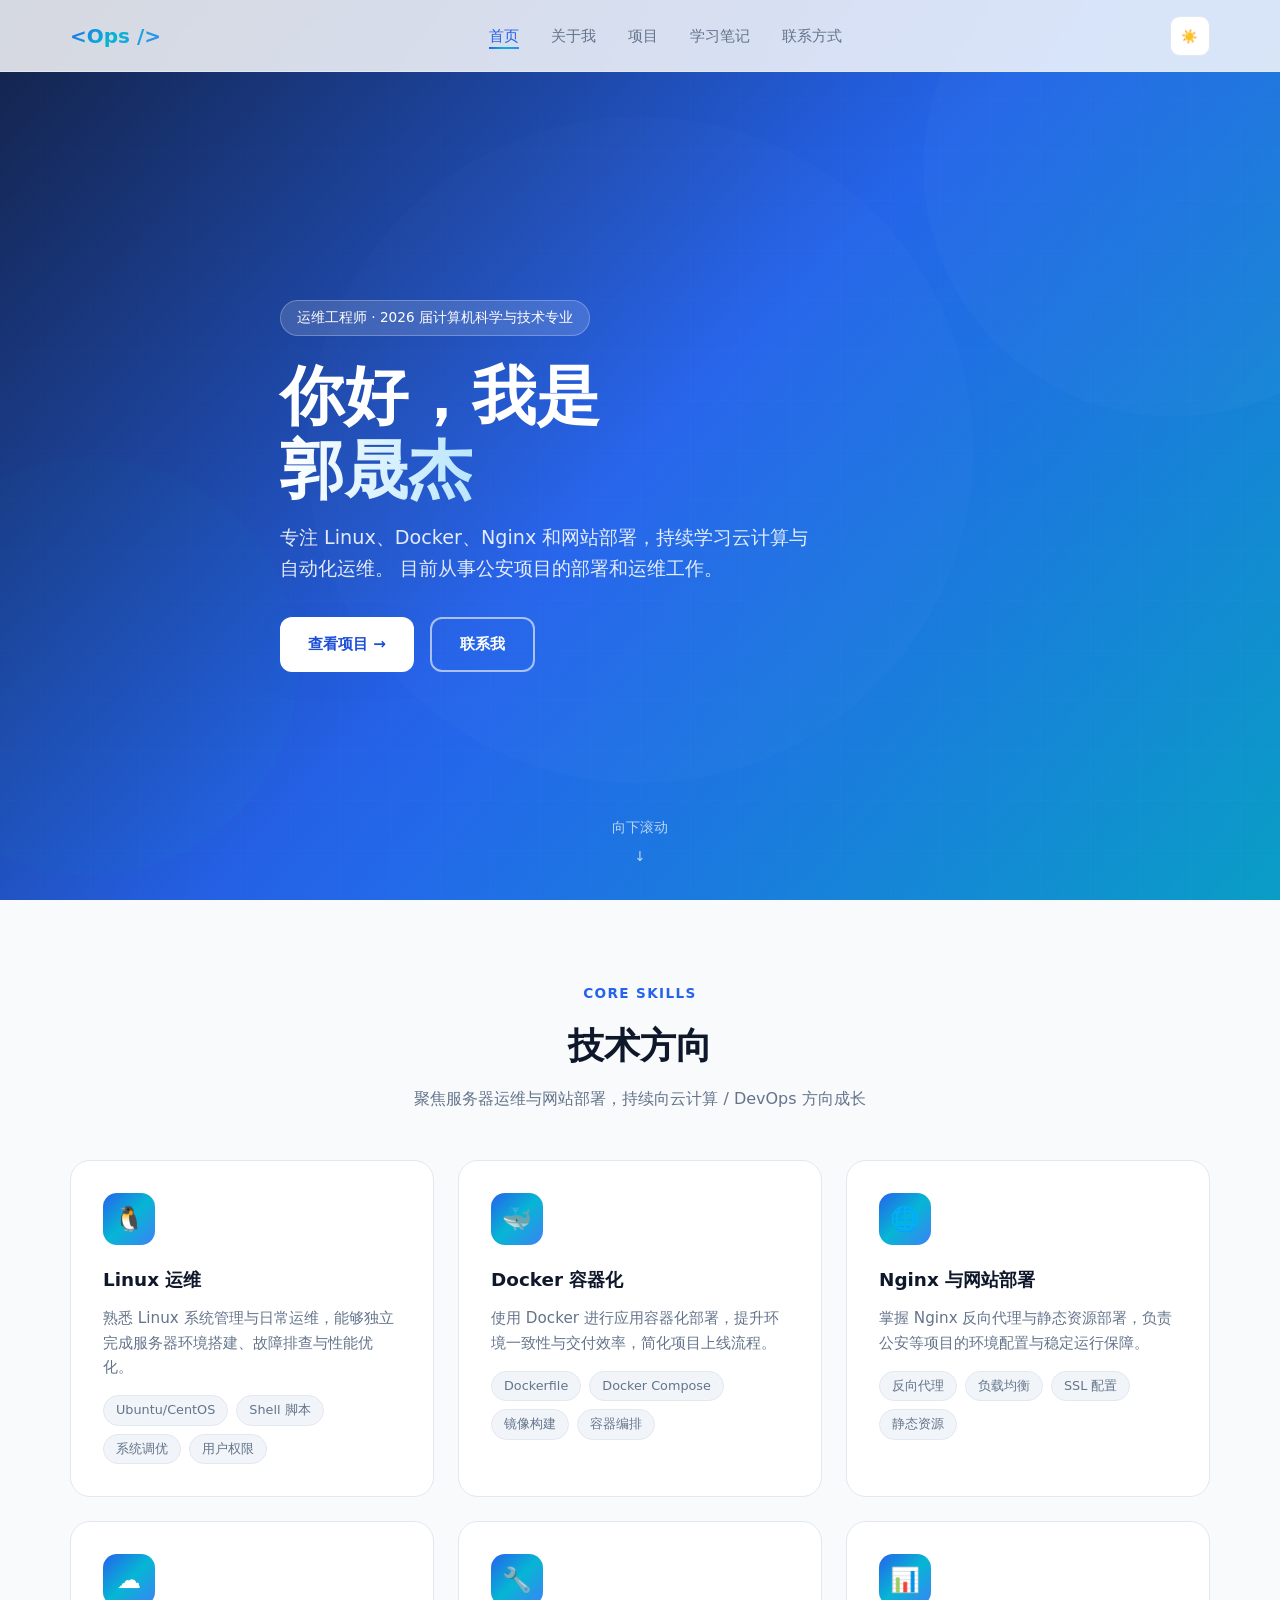
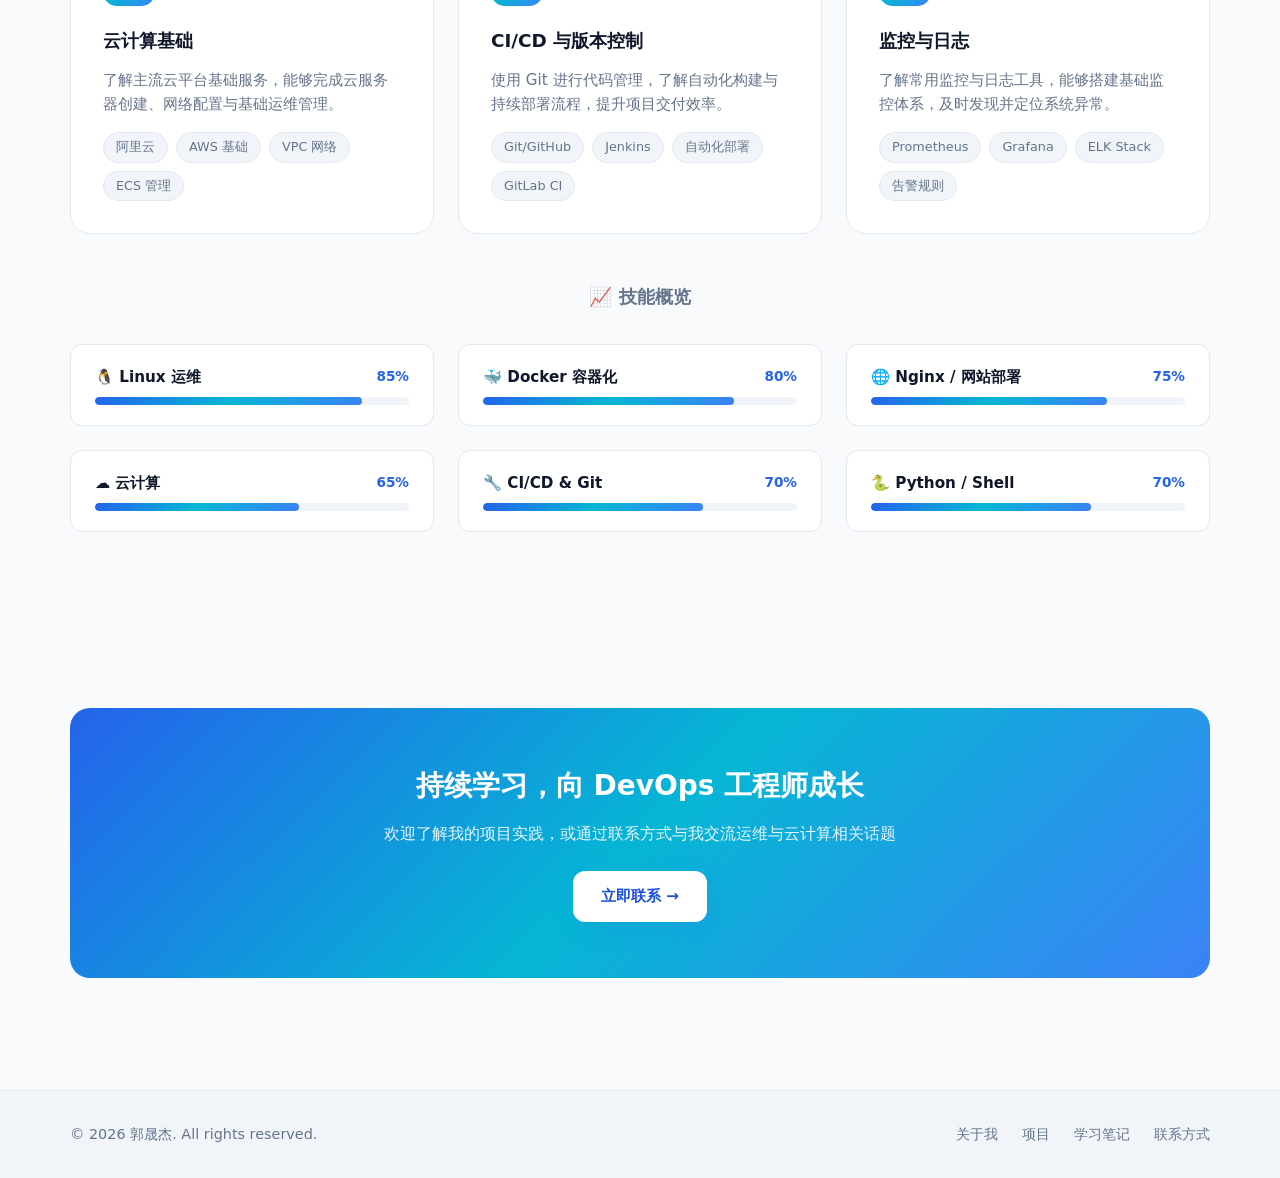
<file: index.html>
<!DOCTYPE html>
<html lang="zh-CN">
  <head>
    <meta charset="UTF-8" />
    <meta name="viewport" content="width=device-width, initial-scale=1.0" />
    <meta name="description" content="郭晟杰 - 运维工程师个人网站，专注 Linux、Docker、Nginx 与网站部署" />
    <title>首页 | 郭晟杰</title>
    <link rel="stylesheet" href="css/style.css" />
  </head>
  <body>
    <!-- 顶部导航 -->
    <header class="header">
      <div class="container nav">
        <a href="index.html" class="logo">&lt;Ops /&gt;</a>

        <ul class="nav-menu" id="navMenu">
          <li><a href="index.html" class="nav-link active">首页</a></li>
          <li><a href="about.html" class="nav-link">关于我</a></li>
          <li><a href="projects.html" class="nav-link">项目</a></li>
          <li><a href="blog.html" class="nav-link">学习笔记</a></li>
          <li><a href="contact.html" class="nav-link">联系方式</a></li>
        </ul>

        <div class="nav-actions">
          <button class="theme-toggle" id="themeToggle" aria-label="切换深色模式">
            <span class="icon-sun">☀️</span>
            <span class="icon-moon">🌙</span>
          </button>
          <button class="nav-toggle" id="navToggle" aria-label="打开菜单" aria-expanded="false">
            ☰
          </button>
        </div>
      </div>
    </header>

    <main>
      <!-- Hero 首屏 -->
      <section class="hero" id="hero">
        <div class="hero-bg">
          <img src="images/hero-bg.svg" alt="" aria-hidden="true" />
          <div class="hero-overlay"></div>
        </div>

        <div class="container hero-content fade-in visible">
          <span class="hero-badge">运维工程师 · 2026 届计算机科学与技术专业</span>
          <h1 class="hero-title">
            你好，我是<br />
            <span>郭晟杰</span>
          </h1>
          <p class="hero-desc">
            专注 Linux、Docker、Nginx 和网站部署，持续学习云计算与自动化运维。
            目前从事公安项目的部署和运维工作。
          </p>
          <div class="hero-actions">
            <a href="projects.html" class="btn btn-primary">查看项目 →</a>
            <a href="contact.html" class="btn btn-outline">联系我</a>
          </div>
        </div>

        <a href="#highlights" class="hero-scroll" aria-label="向下滚动">
          <span>向下滚动</span>
          <span>↓</span>
        </a>
      </section>

      <!-- 核心亮点 -->
      <section class="section" id="highlights">
        <div class="container">
          <div class="section-header fade-in">
            <span class="section-label">Core Skills</span>
            <h2 class="section-title">技术方向</h2>
            <p class="section-desc">
              聚焦服务器运维与网站部署，持续向云计算 / DevOps 方向成长
            </p>
          </div>

          <div class="card-grid">
            <article class="card fade-in">
              <div class="card-icon">🐧</div>
              <h3 class="card-title">Linux 运维</h3>
              <p class="card-text">
                熟悉 Linux 系统管理与日常运维，能够独立完成服务器环境搭建、故障排查与性能优化。
              </p>
              <div class="skill-tags">
                <span class="skill-tag">Ubuntu/CentOS</span>
                <span class="skill-tag">Shell 脚本</span>
                <span class="skill-tag">系统调优</span>
                <span class="skill-tag">用户权限</span>
              </div>
            </article>

            <article class="card fade-in">
              <div class="card-icon">🐳</div>
              <h3 class="card-title">Docker 容器化</h3>
              <p class="card-text">
                使用 Docker 进行应用容器化部署，提升环境一致性与交付效率，简化项目上线流程。
              </p>
              <div class="skill-tags">
                <span class="skill-tag">Dockerfile</span>
                <span class="skill-tag">Docker Compose</span>
                <span class="skill-tag">镜像构建</span>
                <span class="skill-tag">容器编排</span>
              </div>
            </article>

            <article class="card fade-in">
              <div class="card-icon">🌐</div>
              <h3 class="card-title">Nginx 与网站部署</h3>
              <p class="card-text">
                掌握 Nginx 反向代理与静态资源部署，负责公安等项目的环境配置与稳定运行保障。
              </p>
              <div class="skill-tags">
                <span class="skill-tag">反向代理</span>
                <span class="skill-tag">负载均衡</span>
                <span class="skill-tag">SSL 配置</span>
                <span class="skill-tag">静态资源</span>
              </div>
            </article>

            <article class="card fade-in">
              <div class="card-icon">☁️</div>
              <h3 class="card-title">云计算基础</h3>
              <p class="card-text">
                了解主流云平台基础服务，能够完成云服务器创建、网络配置与基础运维管理。
              </p>
              <div class="skill-tags">
                <span class="skill-tag">阿里云</span>
                <span class="skill-tag">AWS 基础</span>
                <span class="skill-tag">VPC 网络</span>
                <span class="skill-tag">ECS 管理</span>
              </div>
            </article>

            <article class="card fade-in">
              <div class="card-icon">🔧</div>
              <h3 class="card-title">CI/CD 与版本控制</h3>
              <p class="card-text">
                使用 Git 进行代码管理，了解自动化构建与持续部署流程，提升项目交付效率。
              </p>
              <div class="skill-tags">
                <span class="skill-tag">Git/GitHub</span>
                <span class="skill-tag">Jenkins</span>
                <span class="skill-tag">自动化部署</span>
                <span class="skill-tag">GitLab CI</span>
              </div>
            </article>

            <article class="card fade-in">
              <div class="card-icon">📊</div>
              <h3 class="card-title">监控与日志</h3>
              <p class="card-text">
                了解常用监控与日志工具，能够搭建基础监控体系，及时发现并定位系统异常。
              </p>
              <div class="skill-tags">
                <span class="skill-tag">Prometheus</span>
                <span class="skill-tag">Grafana</span>
                <span class="skill-tag">ELK Stack</span>
                <span class="skill-tag">告警规则</span>
              </div>
            </article>
          </div>

          <div class="skills-overview fade-in">
            <h3 class="skills-overview-title">📈 技能概览</h3>
            <div class="skills-grid">
              <div class="skill-bar-item">
                <div class="skill-bar-header">
                  <span class="skill-bar-name">🐧 Linux 运维</span>
                  <span class="skill-bar-percent">85%</span>
                </div>
                <div class="skill-bar-track">
                  <div class="skill-bar-fill animated" style="--fill: 85%"></div>
                </div>
              </div>

              <div class="skill-bar-item">
                <div class="skill-bar-header">
                  <span class="skill-bar-name">🐳 Docker 容器化</span>
                  <span class="skill-bar-percent">80%</span>
                </div>
                <div class="skill-bar-track">
                  <div class="skill-bar-fill animated" style="--fill: 80%"></div>
                </div>
              </div>

              <div class="skill-bar-item">
                <div class="skill-bar-header">
                  <span class="skill-bar-name">🌐 Nginx / 网站部署</span>
                  <span class="skill-bar-percent">75%</span>
                </div>
                <div class="skill-bar-track">
                  <div class="skill-bar-fill animated" style="--fill: 75%"></div>
                </div>
              </div>

              <div class="skill-bar-item">
                <div class="skill-bar-header">
                  <span class="skill-bar-name">☁️ 云计算</span>
                  <span class="skill-bar-percent">65%</span>
                </div>
                <div class="skill-bar-track">
                  <div class="skill-bar-fill animated" style="--fill: 65%"></div>
                </div>
              </div>

              <div class="skill-bar-item">
                <div class="skill-bar-header">
                  <span class="skill-bar-name">🔧 CI/CD & Git</span>
                  <span class="skill-bar-percent">70%</span>
                </div>
                <div class="skill-bar-track">
                  <div class="skill-bar-fill animated" style="--fill: 70%"></div>
                </div>
              </div>

              <div class="skill-bar-item">
                <div class="skill-bar-header">
                  <span class="skill-bar-name">🐍 Python / Shell</span>
                  <span class="skill-bar-percent">70%</span>
                </div>
                <div class="skill-bar-track">
                  <div class="skill-bar-fill animated" style="--fill: 70%"></div>
                </div>
              </div>
            </div>
          </div>
        </div>
      </section>

      <!-- 行动号召 -->
      <section class="section">
        <div class="container">
          <div class="cta fade-in">
            <h2 class="cta-title">持续学习，向 DevOps 工程师成长</h2>
            <p class="cta-desc">欢迎了解我的项目实践，或通过联系方式与我交流运维与云计算相关话题</p>
            <a href="contact.html" class="btn btn-primary">立即联系 →</a>
          </div>
        </div>
      </section>
    </main>

    <!-- 页脚 -->
    <footer class="footer">
      <div class="container footer-inner">
        <p class="footer-copy">© 2026 郭晟杰. All rights reserved.</p>
        <div class="footer-links">
          <a href="about.html">关于我</a>
          <a href="projects.html">项目</a>
          <a href="blog.html">学习笔记</a>
          <a href="contact.html">联系方式</a>
        </div>
      </div>
    </footer>

    <!-- 返回顶部 -->
    <button class="back-to-top" id="backToTop" aria-label="返回顶部">↑</button>

    <script src="js/main.js"></script>
  </body>
</html>
</file>
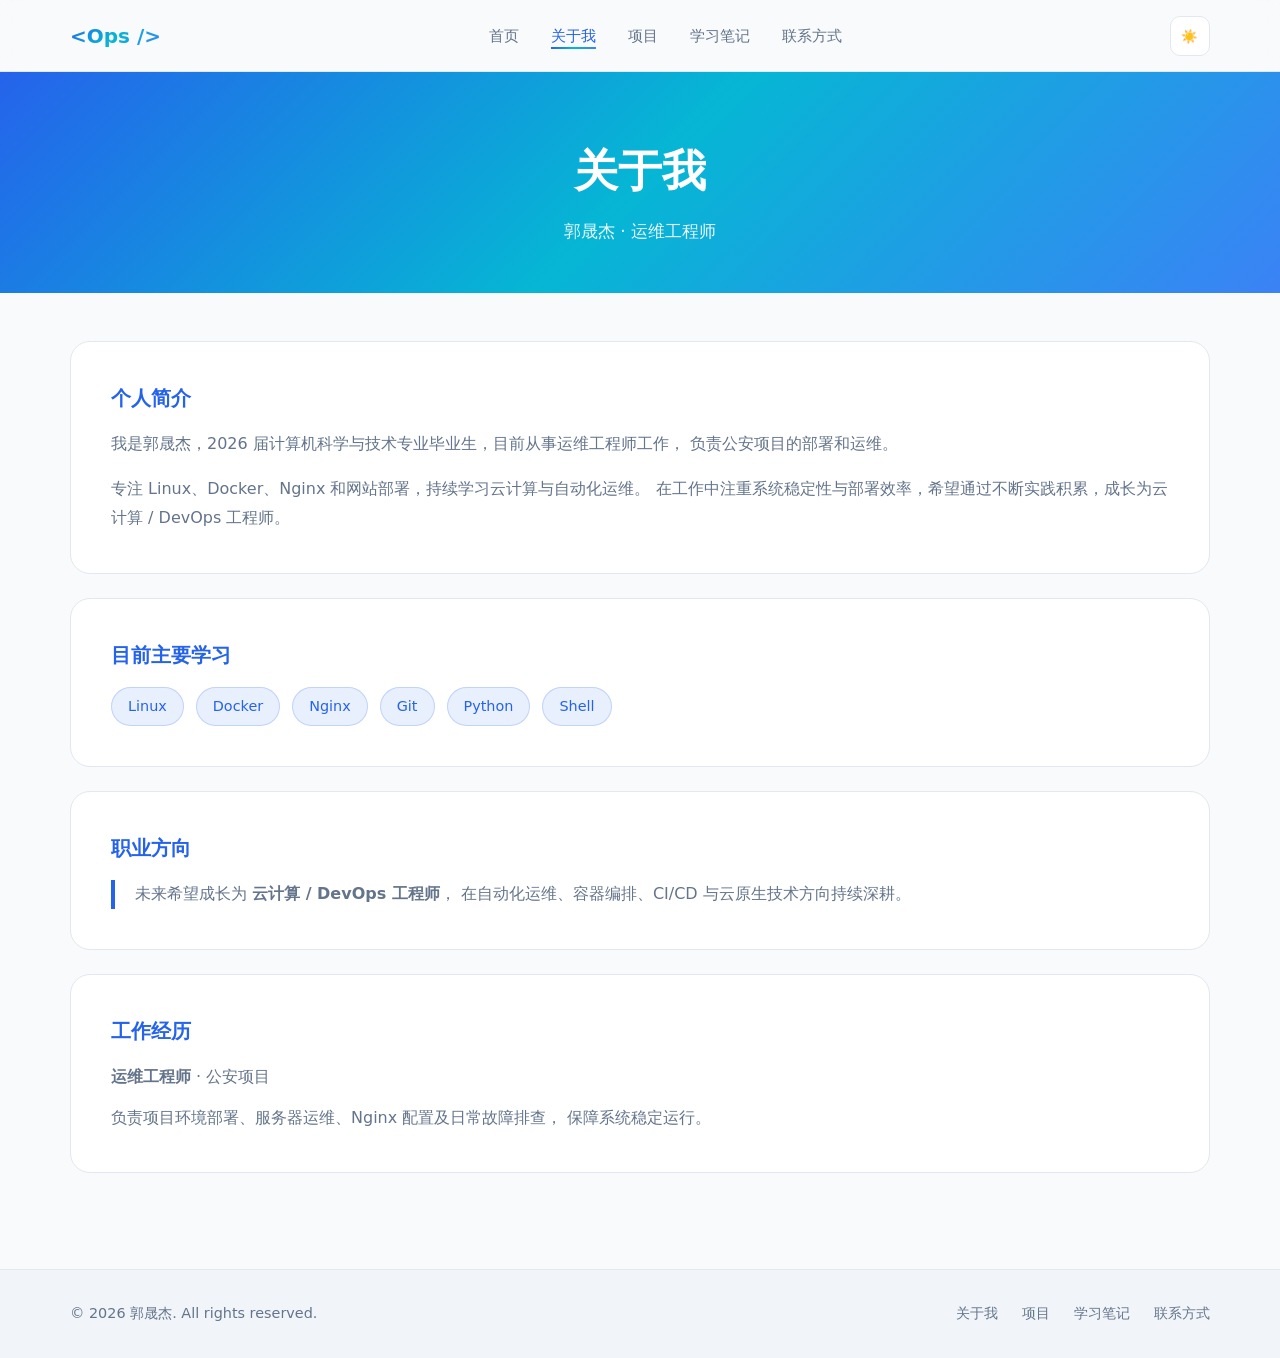
<file: about.html>
<!DOCTYPE html>
<html lang="zh-CN">
  <head>
    <meta charset="UTF-8" />
    <meta name="viewport" content="width=device-width, initial-scale=1.0" />
    <meta name="description" content="关于郭晟杰 - 运维工程师，2026届计算机科学与技术专业毕业生" />
    <title>关于我 | 郭晟杰</title>
    <link rel="stylesheet" href="css/style.css" />
  </head>
  <body>
    <header class="header">
      <div class="container nav">
        <a href="index.html" class="logo">&lt;Ops /&gt;</a>

        <ul class="nav-menu" id="navMenu">
          <li><a href="index.html" class="nav-link">首页</a></li>
          <li><a href="about.html" class="nav-link active">关于我</a></li>
          <li><a href="projects.html" class="nav-link">项目</a></li>
          <li><a href="blog.html" class="nav-link">学习笔记</a></li>
          <li><a href="contact.html" class="nav-link">联系方式</a></li>
        </ul>

        <div class="nav-actions">
          <button class="theme-toggle" id="themeToggle" aria-label="切换深色模式">
            <span class="icon-sun">☀️</span>
            <span class="icon-moon">🌙</span>
          </button>
          <button class="nav-toggle" id="navToggle" aria-label="打开菜单" aria-expanded="false">
            ☰
          </button>
        </div>
      </div>
    </header>

    <main class="page-main">
      <section class="page-header">
        <div class="container fade-in visible">
          <h1 class="page-header-title">关于我</h1>
          <p class="page-header-desc">郭晟杰 · 运维工程师</p>
        </div>
      </section>

      <section class="page-content">
        <div class="container">
          <div class="content-block fade-in">
            <h2>个人简介</h2>
            <p>
              我是郭晟杰，2026 届计算机科学与技术专业毕业生，目前从事运维工程师工作，
              负责公安项目的部署和运维。
            </p>
            <p style="margin-top: 1rem">
              专注 Linux、Docker、Nginx 和网站部署，持续学习云计算与自动化运维。
              在工作中注重系统稳定性与部署效率，希望通过不断实践积累，成长为云计算 / DevOps 工程师。
            </p>
          </div>

          <div class="content-block fade-in">
            <h2>目前主要学习</h2>
            <div class="tag-list">
              <span class="tag-item">Linux</span>
              <span class="tag-item">Docker</span>
              <span class="tag-item">Nginx</span>
              <span class="tag-item">Git</span>
              <span class="tag-item">Python</span>
              <span class="tag-item">Shell</span>
            </div>
          </div>

          <div class="content-block fade-in">
            <h2>职业方向</h2>
            <div class="goal-block">
              <p>
                未来希望成长为 <strong>云计算 / DevOps 工程师</strong>，
                在自动化运维、容器编排、CI/CD 与云原生技术方向持续深耕。
              </p>
            </div>
          </div>

          <div class="content-block fade-in">
            <h2>工作经历</h2>
            <p><strong>运维工程师</strong> · 公安项目</p>
            <p style="margin-top: 0.75rem">
              负责项目环境部署、服务器运维、Nginx 配置及日常故障排查，
              保障系统稳定运行。
            </p>
          </div>
        </div>
      </section>
    </main>

    <footer class="footer">
      <div class="container footer-inner">
        <p class="footer-copy">© 2026 郭晟杰. All rights reserved.</p>
        <div class="footer-links">
          <a href="about.html">关于我</a>
          <a href="projects.html">项目</a>
          <a href="blog.html">学习笔记</a>
          <a href="contact.html">联系方式</a>
        </div>
      </div>
    </footer>

    <button class="back-to-top" id="backToTop" aria-label="返回顶部">↑</button>

    <script src="js/main.js"></script>
  </body>
</html>
</file>
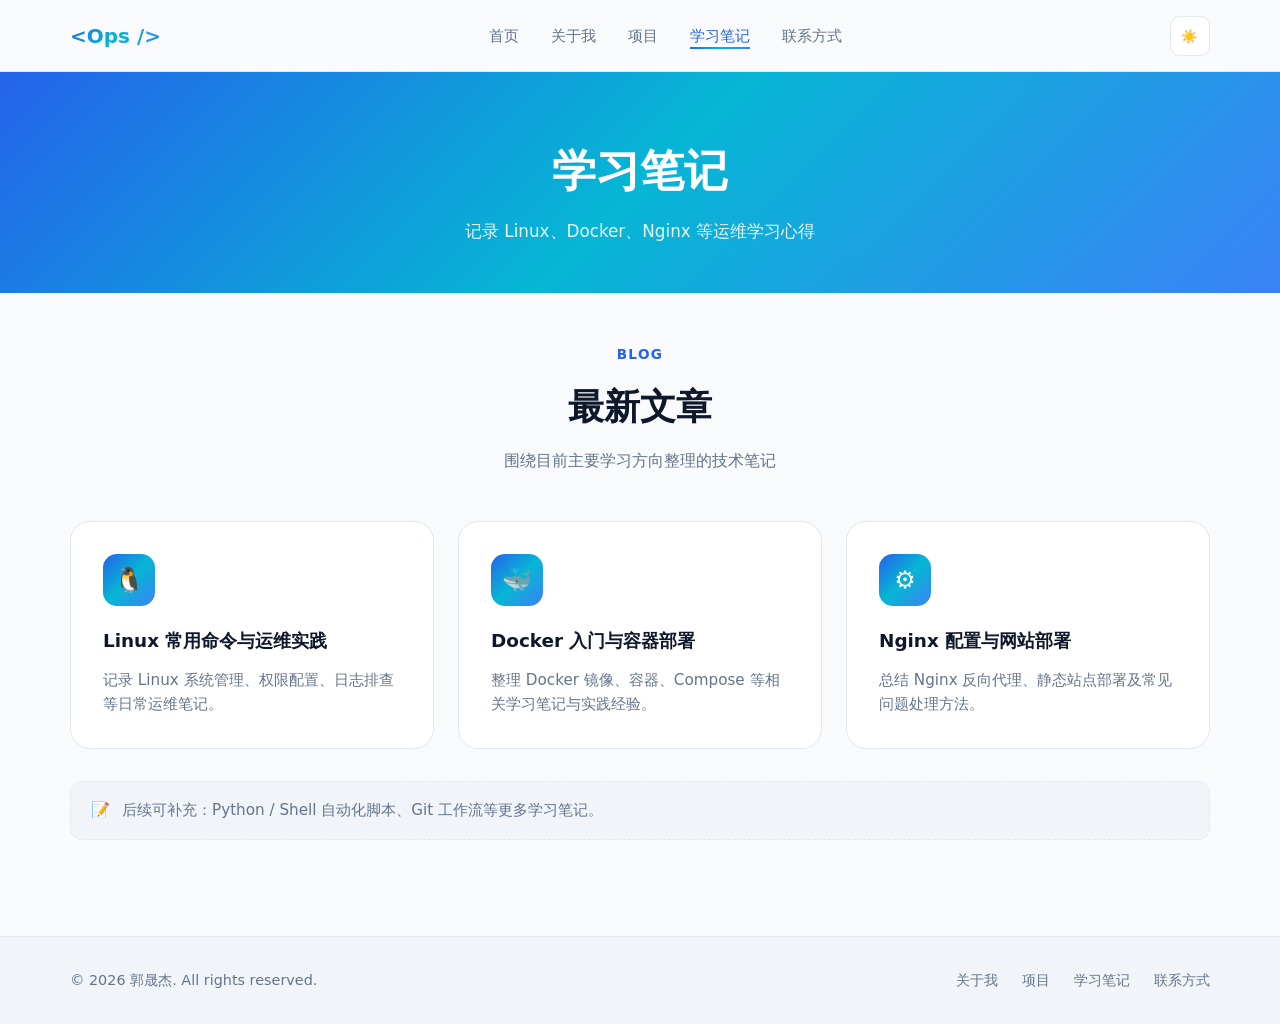
<file: blog.html>
<!DOCTYPE html>
<html lang="zh-CN">
  <head>
    <meta charset="UTF-8" />
    <meta name="viewport" content="width=device-width, initial-scale=1.0" />
    <meta name="description" content="郭晟杰的学习笔记 - Linux、Docker、Nginx 等运维技术记录" />
    <title>学习笔记 | 郭晟杰</title>
    <link rel="stylesheet" href="css/style.css" />
  </head>
  <body>
    <header class="header">
      <div class="container nav">
        <a href="index.html" class="logo">&lt;Ops /&gt;</a>

        <ul class="nav-menu" id="navMenu">
          <li><a href="index.html" class="nav-link">首页</a></li>
          <li><a href="about.html" class="nav-link">关于我</a></li>
          <li><a href="projects.html" class="nav-link">项目</a></li>
          <li><a href="blog.html" class="nav-link active">学习笔记</a></li>
          <li><a href="contact.html" class="nav-link">联系方式</a></li>
        </ul>

        <div class="nav-actions">
          <button class="theme-toggle" id="themeToggle" aria-label="切换深色模式">
            <span class="icon-sun">☀️</span>
            <span class="icon-moon">🌙</span>
          </button>
          <button class="nav-toggle" id="navToggle" aria-label="打开菜单" aria-expanded="false">
            ☰
          </button>
        </div>
      </div>
    </header>

    <main class="page-main">
      <section class="page-header">
        <div class="container fade-in visible">
          <h1 class="page-header-title">学习笔记</h1>
          <p class="page-header-desc">记录 Linux、Docker、Nginx 等运维学习心得</p>
        </div>
      </section>

      <section class="page-content">
        <div class="container">
          <div class="section-header fade-in">
            <span class="section-label">Blog</span>
            <h2 class="section-title">最新文章</h2>
            <p class="section-desc">围绕目前主要学习方向整理的技术笔记</p>
          </div>

          <div class="card-grid">
            <article class="card fade-in">
              <div class="card-icon">🐧</div>
              <h3 class="card-title">Linux 常用命令与运维实践</h3>
              <p class="card-text">记录 Linux 系统管理、权限配置、日志排查等日常运维笔记。</p>
            </article>

            <article class="card fade-in">
              <div class="card-icon">🐳</div>
              <h3 class="card-title">Docker 入门与容器部署</h3>
              <p class="card-text">整理 Docker 镜像、容器、Compose 等相关学习笔记与实践经验。</p>
            </article>

            <article class="card fade-in">
              <div class="card-icon">⚙️</div>
              <h3 class="card-title">Nginx 配置与网站部署</h3>
              <p class="card-text">总结 Nginx 反向代理、静态站点部署及常见问题处理方法。</p>
            </article>
          </div>

          <div class="placeholder-note fade-in" style="margin-top: 2rem">
            后续可补充：Python / Shell 自动化脚本、Git 工作流等更多学习笔记。
          </div>
        </div>
      </section>
    </main>

    <footer class="footer">
      <div class="container footer-inner">
        <p class="footer-copy">© 2026 郭晟杰. All rights reserved.</p>
        <div class="footer-links">
          <a href="about.html">关于我</a>
          <a href="projects.html">项目</a>
          <a href="blog.html">学习笔记</a>
          <a href="contact.html">联系方式</a>
        </div>
      </div>
    </footer>

    <button class="back-to-top" id="backToTop" aria-label="返回顶部">↑</button>

    <script src="js/main.js"></script>
  </body>
</html>
</file>
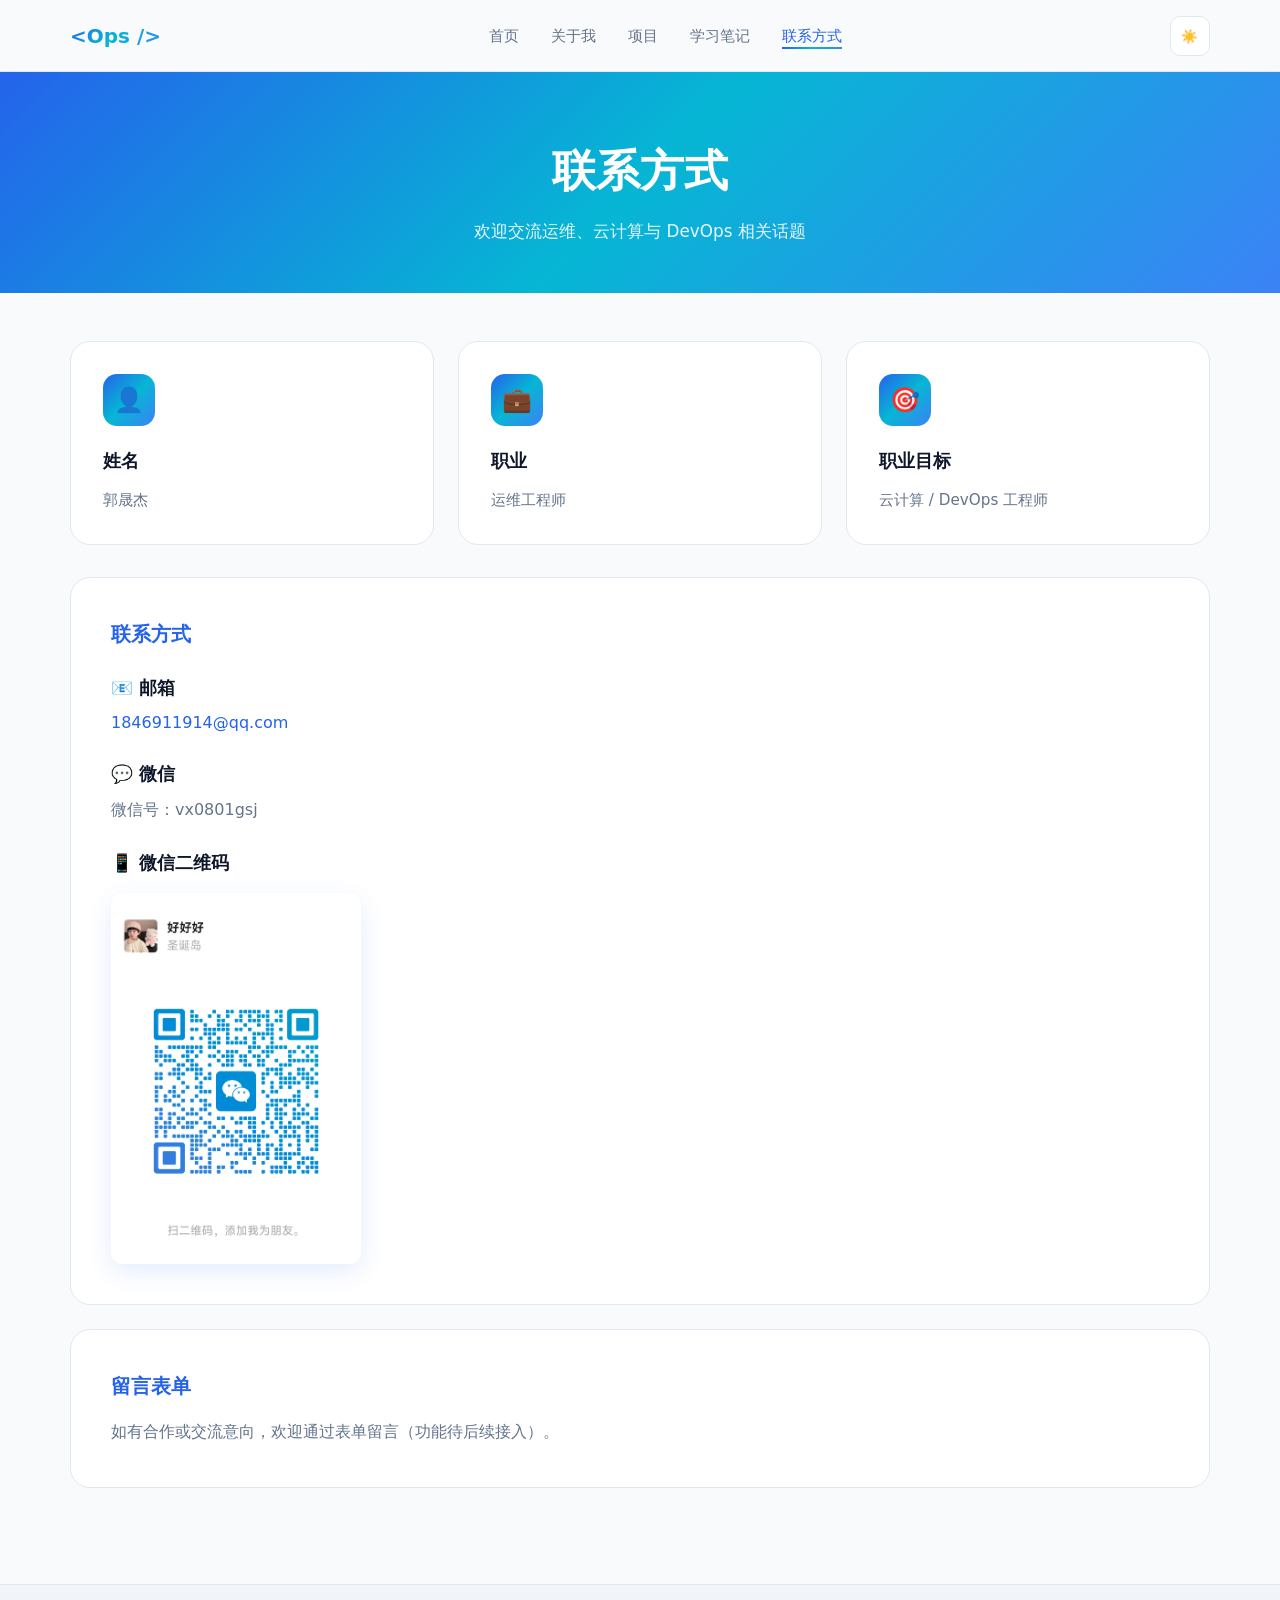
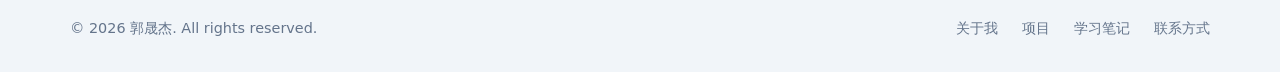
<file: contact.html>
<!DOCTYPE html>
<html lang="zh-CN">
  <head>
    <meta charset="UTF-8" />
    <meta name="viewport" content="width=device-width, initial-scale=1.0" />
    <meta name="description" content="联系郭晟杰 - 运维工程师" />
    <title>联系方式 | 郭晟杰</title>
    <link rel="stylesheet" href="css/style.css" />
  </head>
  <body>
    <header class="header">
      <div class="container nav">
        <a href="index.html" class="logo">&lt;Ops /&gt;</a>

        <ul class="nav-menu" id="navMenu">
          <li><a href="index.html" class="nav-link">首页</a></li>
          <li><a href="about.html" class="nav-link">关于我</a></li>
          <li><a href="projects.html" class="nav-link">项目</a></li>
          <li><a href="blog.html" class="nav-link">学习笔记</a></li>
          <li><a href="contact.html" class="nav-link active">联系方式</a></li>
        </ul>

        <div class="nav-actions">
          <button class="theme-toggle" id="themeToggle" aria-label="切换深色模式">
            <span class="icon-sun">☀️</span>
            <span class="icon-moon">🌙</span>
          </button>
          <button class="nav-toggle" id="navToggle" aria-label="打开菜单" aria-expanded="false">
            ☰
          </button>
        </div>
      </div>
    </header>

    <main class="page-main">
      <section class="page-header">
        <div class="container fade-in visible">
          <h1 class="page-header-title">联系方式</h1>
          <p class="page-header-desc">欢迎交流运维、云计算与 DevOps 相关话题</p>
        </div>
      </section>

      <section class="page-content">
        <div class="container">
          <div class="card-grid">
            <article class="card fade-in">
              <div class="card-icon">👤</div>
              <h3 class="card-title">姓名</h3>
              <p class="card-text">郭晟杰</p>
            </article>

            <article class="card fade-in">
              <div class="card-icon">💼</div>
              <h3 class="card-title">职业</h3>
              <p class="card-text">运维工程师</p>
            </article>

            <article class="card fade-in">
              <div class="card-icon">🎯</div>
              <h3 class="card-title">职业目标</h3>
              <p class="card-text">云计算 / DevOps 工程师</p>
            </article>
          </div>

          <div class="content-block fade-in" style="margin-top: 2rem">
            <h2>联系方式</h2>
            <div class="contact-info" style="margin-top: 1.5rem">
              <div class="contact-item" style="margin-bottom: 1.5rem">
                <h3 style="font-size: 1.1rem; margin-bottom: 0.5rem">📧 邮箱</h3>
                <a href="mailto:1846911914@qq.com" style="color: var(--color-primary); text-decoration: none; font-size: 1rem">1846911914@qq.com</a>
              </div>
              
              <div class="contact-item" style="margin-bottom: 1.5rem">
                <h3 style="font-size: 1.1rem; margin-bottom: 0.5rem">💬 微信</h3>
                <p style="font-size: 1rem; margin: 0">微信号：vx0801gsj</p>
              </div>
              
              <div class="contact-item">
                <h3 style="font-size: 1.1rem; margin-bottom: 1rem">📱 微信二维码</h3>
                <img src="images/wechat-qr.png" alt="微信二维码" style="max-width: 250px; border-radius: var(--radius); box-shadow: var(--shadow-md)">
              </div>
            </div>
          </div>

          <div class="content-block fade-in">
            <h2>留言表单</h2>
            <p>如有合作或交流意向，欢迎通过表单留言（功能待后续接入）。</p>
          </div>
        </div>
      </section>
    </main>

    <footer class="footer">
      <div class="container footer-inner">
        <p class="footer-copy">© 2026 郭晟杰. All rights reserved.</p>
        <div class="footer-links">
          <a href="about.html">关于我</a>
          <a href="projects.html">项目</a>
          <a href="blog.html">学习笔记</a>
          <a href="contact.html">联系方式</a>
        </div>
      </div>
    </footer>

    <button class="back-to-top" id="backToTop" aria-label="返回顶部">↑</button>

    <script src="js/main.js"></script>
  </body>
</html>
</file>
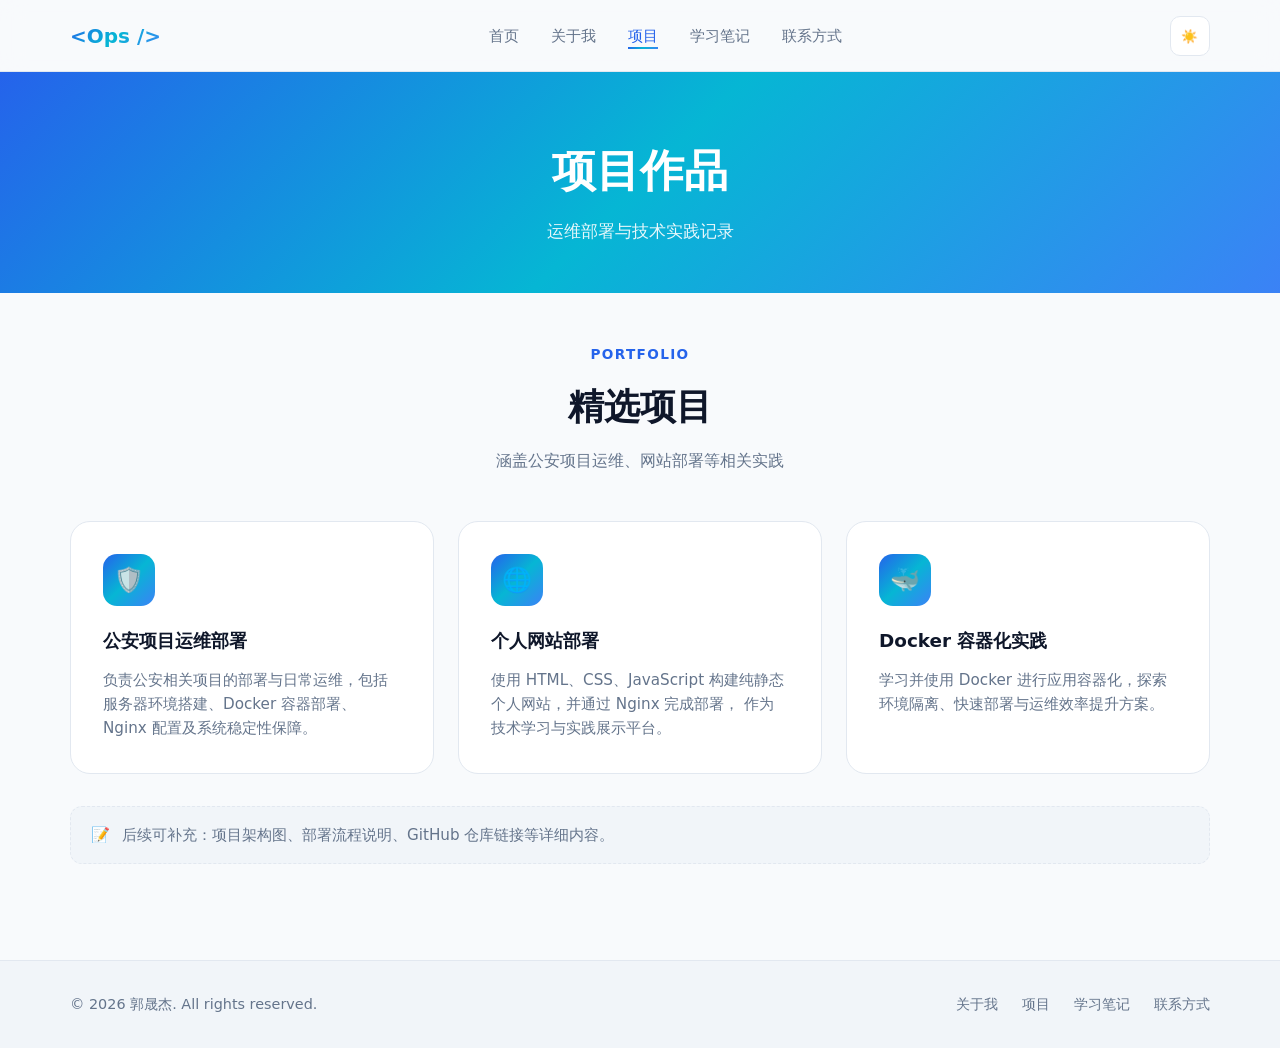
<file: projects.html>
<!DOCTYPE html>
<html lang="zh-CN">
  <head>
    <meta charset="UTF-8" />
    <meta name="viewport" content="width=device-width, initial-scale=1.0" />
    <meta name="description" content="郭晟杰的项目实践 - 运维部署与网站建设项目" />
    <title>项目 | 郭晟杰</title>
    <link rel="stylesheet" href="css/style.css" />
  </head>
  <body>
    <header class="header">
      <div class="container nav">
        <a href="index.html" class="logo">&lt;Ops /&gt;</a>

        <ul class="nav-menu" id="navMenu">
          <li><a href="index.html" class="nav-link">首页</a></li>
          <li><a href="about.html" class="nav-link">关于我</a></li>
          <li><a href="projects.html" class="nav-link active">项目</a></li>
          <li><a href="blog.html" class="nav-link">学习笔记</a></li>
          <li><a href="contact.html" class="nav-link">联系方式</a></li>
        </ul>

        <div class="nav-actions">
          <button class="theme-toggle" id="themeToggle" aria-label="切换深色模式">
            <span class="icon-sun">☀️</span>
            <span class="icon-moon">🌙</span>
          </button>
          <button class="nav-toggle" id="navToggle" aria-label="打开菜单" aria-expanded="false">
            ☰
          </button>
        </div>
      </div>
    </header>

    <main class="page-main">
      <section class="page-header">
        <div class="container fade-in visible">
          <h1 class="page-header-title">项目作品</h1>
          <p class="page-header-desc">运维部署与技术实践记录</p>
        </div>
      </section>

      <section class="page-content">
        <div class="container">
          <div class="section-header fade-in">
            <span class="section-label">Portfolio</span>
            <h2 class="section-title">精选项目</h2>
            <p class="section-desc">涵盖公安项目运维、网站部署等相关实践</p>
          </div>

          <div class="card-grid">
            <article class="card fade-in">
              <div class="card-icon">🛡️</div>
              <h3 class="card-title">公安项目运维部署</h3>
              <p class="card-text">
                负责公安相关项目的部署与日常运维，包括服务器环境搭建、Docker 容器部署、
                Nginx 配置及系统稳定性保障。
              </p>
            </article>

            <article class="card fade-in">
              <div class="card-icon">🌐</div>
              <h3 class="card-title">个人网站部署</h3>
              <p class="card-text">
                使用 HTML、CSS、JavaScript 构建纯静态个人网站，并通过 Nginx 完成部署，
                作为技术学习与实践展示平台。
              </p>
            </article>

            <article class="card fade-in">
              <div class="card-icon">🐳</div>
              <h3 class="card-title">Docker 容器化实践</h3>
              <p class="card-text">
                学习并使用 Docker 进行应用容器化，探索环境隔离、快速部署与运维效率提升方案。
              </p>
            </article>
          </div>

          <div class="placeholder-note fade-in" style="margin-top: 2rem">
            后续可补充：项目架构图、部署流程说明、GitHub 仓库链接等详细内容。
          </div>
        </div>
      </section>
    </main>

    <footer class="footer">
      <div class="container footer-inner">
        <p class="footer-copy">© 2026 郭晟杰. All rights reserved.</p>
        <div class="footer-links">
          <a href="about.html">关于我</a>
          <a href="projects.html">项目</a>
          <a href="blog.html">学习笔记</a>
          <a href="contact.html">联系方式</a>
        </div>
      </div>
    </footer>

    <button class="back-to-top" id="backToTop" aria-label="返回顶部">↑</button>

    <script src="js/main.js"></script>
  </body>
</html>
</file>
<file: css/style.css>
/* ========================================
   个人网站 - 全局样式（首页）
   ======================================== */

:root {
  --color-primary: #2563eb;
  --color-primary-light: #3b82f6;
  --color-primary-dark: #1d4ed8;
  --color-accent: #06b6d4;

  --color-bg: #f8fafc;
  --color-bg-elevated: #ffffff;
  --color-bg-muted: #f1f5f9;
  --color-text: #0f172a;
  --color-text-muted: #64748b;
  --color-border: #e2e8f0;

  --gradient-hero: linear-gradient(135deg, #2563eb 0%, #06b6d4 50%, #3b82f6 100%);
  --gradient-card: linear-gradient(145deg, rgba(37, 99, 235, 0.08), rgba(6, 182, 212, 0.05));
  --shadow-sm: 0 1px 3px rgba(15, 23, 42, 0.08);
  --shadow-md: 0 8px 24px rgba(37, 99, 235, 0.12);
  --shadow-lg: 0 20px 40px rgba(37, 99, 235, 0.15);

  --header-height: 72px;
  --radius: 12px;
  --radius-lg: 20px;
  --transition: 0.3s ease;
}

[data-theme='dark'] {
  --color-bg: #0b1120;
  --color-bg-elevated: #111827;
  --color-bg-muted: #1e293b;
  --color-text: #f1f5f9;
  --color-text-muted: #94a3b8;
  --color-border: #334155;
  --gradient-card: linear-gradient(145deg, rgba(37, 99, 235, 0.15), rgba(6, 182, 212, 0.08));
  --shadow-sm: 0 1px 3px rgba(0, 0, 0, 0.3);
  --shadow-md: 0 8px 24px rgba(0, 0, 0, 0.4);
  --shadow-lg: 0 20px 40px rgba(0, 0, 0, 0.5);
}

*,
*::before,
*::after {
  box-sizing: border-box;
  margin: 0;
  padding: 0;
}

html {
  scroll-behavior: smooth;
}

body {
  font-family: 'Segoe UI', system-ui, -apple-system, sans-serif;
  background-color: var(--color-bg);
  color: var(--color-text);
  line-height: 1.6;
  transition: background-color var(--transition), color var(--transition);
}

a {
  color: inherit;
  text-decoration: none;
}

ul {
  list-style: none;
}

img {
  max-width: 100%;
  display: block;
}

.container {
  width: min(1140px, 92%);
  margin-inline: auto;
}

/* ---------- 导航栏 ---------- */
.header {
  position: fixed;
  top: 0;
  left: 0;
  right: 0;
  z-index: 1000;
  height: var(--header-height);
  background: rgba(248, 250, 252, 0.85);
  backdrop-filter: blur(12px);
  border-bottom: 1px solid var(--color-border);
  transition: background var(--transition), box-shadow var(--transition);
}

[data-theme='dark'] .header {
  background: rgba(11, 17, 32, 0.85);
}

.header.scrolled {
  box-shadow: var(--shadow-sm);
}

.nav {
  display: flex;
  align-items: center;
  justify-content: space-between;
  height: var(--header-height);
}

.logo {
  font-size: 1.25rem;
  font-weight: 700;
  background: var(--gradient-hero);
  -webkit-background-clip: text;
  background-clip: text;
  -webkit-text-fill-color: transparent;
  user-select: none;
  -webkit-user-select: none;
  cursor: pointer;
}

.nav-menu {
  display: flex;
  align-items: center;
  gap: 2rem;
}

.nav-link {
  font-size: 0.95rem;
  font-weight: 500;
  color: var(--color-text-muted);
  position: relative;
  transition: color var(--transition);
}

.nav-link::after {
  content: '';
  position: absolute;
  left: 0;
  bottom: -4px;
  width: 0;
  height: 2px;
  background: var(--gradient-hero);
  transition: width var(--transition);
}

.nav-link:hover,
.nav-link.active {
  color: var(--color-primary);
}

.nav-link:hover::after,
.nav-link.active::after {
  width: 100%;
}

.nav-actions {
  display: flex;
  align-items: center;
  gap: 0.75rem;
}

.theme-toggle,
.nav-toggle {
  display: flex;
  align-items: center;
  justify-content: center;
  width: 40px;
  height: 40px;
  border: 1px solid var(--color-border);
  border-radius: 10px;
  background: var(--color-bg-elevated);
  color: var(--color-text);
  cursor: pointer;
  transition: all var(--transition);
}

.theme-toggle:hover,
.nav-toggle:hover {
  border-color: var(--color-primary);
  color: var(--color-primary);
  transform: translateY(-2px);
}

.nav-toggle {
  display: none;
}

.theme-toggle .icon-moon {
  display: none;
}

[data-theme='dark'] .theme-toggle .icon-sun {
  display: none;
}

[data-theme='dark'] .theme-toggle .icon-moon {
  display: block;
}

/* ---------- Hero 区域 ---------- */
.hero {
  position: relative;
  min-height: 100vh;
  display: flex;
  align-items: center;
  padding-top: var(--header-height);
  overflow: hidden;
}

.hero-bg {
  position: absolute;
  inset: 0;
  z-index: 0;
}

.hero-bg img {
  width: 100%;
  height: 100%;
  object-fit: cover;
}

.hero-overlay {
  position: absolute;
  inset: 0;
  background: linear-gradient(
    135deg,
    rgba(15, 23, 42, 0.75) 0%,
    rgba(37, 99, 235, 0.55) 50%,
    rgba(6, 182, 212, 0.45) 100%
  );
}

.hero-content {
  position: relative;
  z-index: 1;
  color: #ffffff;
  max-width: 720px;
}

.hero-badge {
  display: inline-block;
  padding: 0.4rem 1rem;
  margin-bottom: 1.5rem;
  font-size: 0.85rem;
  font-weight: 500;
  border-radius: 999px;
  background: rgba(255, 255, 255, 0.15);
  border: 1px solid rgba(255, 255, 255, 0.25);
  backdrop-filter: blur(8px);
}

.hero-title {
  font-size: clamp(2.5rem, 6vw, 4rem);
  font-weight: 800;
  line-height: 1.15;
  margin-bottom: 1rem;
}

.hero-title span {
  background: linear-gradient(90deg, #ffffff, #bae6fd);
  -webkit-background-clip: text;
  background-clip: text;
  -webkit-text-fill-color: transparent;
}

.hero-desc {
  font-size: clamp(1rem, 2vw, 1.2rem);
  color: rgba(255, 255, 255, 0.88);
  margin-bottom: 2rem;
  max-width: 540px;
}

.hero-actions {
  display: flex;
  flex-wrap: wrap;
  gap: 1rem;
}

.btn {
  display: inline-flex;
  align-items: center;
  gap: 0.5rem;
  padding: 0.85rem 1.75rem;
  font-size: 0.95rem;
  font-weight: 600;
  border-radius: var(--radius);
  border: none;
  cursor: pointer;
  transition: all var(--transition);
}

.btn-primary {
  background: #ffffff;
  color: var(--color-primary-dark);
  box-shadow: var(--shadow-md);
}

.btn-primary:hover {
  transform: translateY(-3px);
  box-shadow: var(--shadow-lg);
}

.btn-outline {
  background: transparent;
  color: #ffffff;
  border: 2px solid rgba(255, 255, 255, 0.6);
}

.btn-outline:hover {
  background: rgba(255, 255, 255, 0.12);
  border-color: #ffffff;
  transform: translateY(-3px);
}

.hero-scroll {
  position: absolute;
  bottom: 2rem;
  left: 50%;
  transform: translateX(-50%);
  z-index: 1;
  color: rgba(255, 255, 255, 0.7);
  font-size: 0.85rem;
  display: flex;
  flex-direction: column;
  align-items: center;
  gap: 0.5rem;
  animation: bounce 2s infinite;
}

@keyframes bounce {
  0%,
  100% {
    transform: translateX(-50%) translateY(0);
  }
  50% {
    transform: translateX(-50%) translateY(8px);
  }
}

/* ---------- 通用区块 ---------- */
.section {
  padding: 5rem 0;
}

.section-header {
  text-align: center;
  margin-bottom: 3rem;
}

.section-label {
  display: inline-block;
  font-size: 0.85rem;
  font-weight: 600;
  text-transform: uppercase;
  letter-spacing: 0.1em;
  color: var(--color-primary);
  margin-bottom: 0.75rem;
}

.section-title {
  font-size: clamp(1.75rem, 4vw, 2.25rem);
  font-weight: 700;
  margin-bottom: 0.75rem;
}

.section-desc {
  color: var(--color-text-muted);
  max-width: 560px;
  margin-inline: auto;
}

/* ---------- 卡片 ---------- */
.card-grid {
  display: grid;
  grid-template-columns: repeat(auto-fit, minmax(280px, 1fr));
  gap: 1.5rem;
}

.card {
  background: var(--color-bg-elevated);
  border: 1px solid var(--color-border);
  border-radius: var(--radius-lg);
  padding: 2rem;
  transition: all var(--transition);
  position: relative;
  overflow: hidden;
}

.card::before {
  content: '';
  position: absolute;
  inset: 0;
  background: var(--gradient-card);
  opacity: 0;
  transition: opacity var(--transition);
}

.card:hover {
  transform: translateY(-8px);
  box-shadow: var(--shadow-md);
  border-color: var(--color-primary-light);
}

.card:hover::before {
  opacity: 1;
}

.card-icon {
  width: 52px;
  height: 52px;
  display: flex;
  align-items: center;
  justify-content: center;
  border-radius: 14px;
  background: var(--gradient-hero);
  color: #ffffff;
  font-size: 1.5rem;
  margin-bottom: 1.25rem;
  position: relative;
  z-index: 1;
}

.card-title {
  font-size: 1.15rem;
  font-weight: 600;
  margin-bottom: 0.75rem;
  position: relative;
  z-index: 1;
}

.card-text {
  color: var(--color-text-muted);
  font-size: 0.95rem;
  position: relative;
  z-index: 1;
}

/* ---------- 技能标签 ---------- */
.skill-tags {
  display: flex;
  flex-wrap: wrap;
  gap: 0.5rem;
  margin-top: 1rem;
  position: relative;
  z-index: 1;
}

.skill-tag {
  display: inline-block;
  padding: 0.25rem 0.75rem;
  font-size: 0.8rem;
  font-weight: 500;
  border-radius: 999px;
  background: var(--color-bg-muted);
  color: var(--color-text-muted);
  border: 1px solid var(--color-border);
  transition: all var(--transition);
}

.card:hover .skill-tag {
  background: rgba(37, 99, 235, 0.08);
  border-color: rgba(37, 99, 235, 0.2);
  color: var(--color-primary);
}

/* ---------- 技能概览 ---------- */
.skills-overview {
  margin-top: 3rem;
}

.skills-overview-title {
  text-align: center;
  font-size: 1.15rem;
  font-weight: 600;
  margin-bottom: 2rem;
  color: var(--color-text-muted);
}

.skills-grid {
  display: grid;
  grid-template-columns: repeat(auto-fit, minmax(300px, 1fr));
  gap: 1.5rem;
}

.skill-bar-item {
  background: var(--color-bg-elevated);
  border: 1px solid var(--color-border);
  border-radius: var(--radius);
  padding: 1.25rem 1.5rem;
  transition: all var(--transition);
}

.skill-bar-item:hover {
  border-color: var(--color-primary-light);
  box-shadow: var(--shadow-sm);
}

.skill-bar-header {
  display: flex;
  justify-content: space-between;
  align-items: center;
  margin-bottom: 0.5rem;
}

.skill-bar-name {
  font-size: 0.95rem;
  font-weight: 600;
}

.skill-bar-percent {
  font-size: 0.85rem;
  font-weight: 700;
  color: var(--color-primary);
}

.skill-bar-track {
  width: 100%;
  height: 8px;
  background: var(--color-bg-muted);
  border-radius: 999px;
  overflow: hidden;
}

.skill-bar-fill {
  height: 100%;
  border-radius: 999px;
  background: var(--gradient-hero);
  width: 0;
  transition: width 1s ease;
}

.skill-bar-fill.animated {
  width: var(--fill);
}

/* ---------- 滚动动画 ---------- */
.fade-in {
  opacity: 0;
  transform: translateY(30px);
  transition: opacity 0.6s ease, transform 0.6s ease;
}

.fade-in.visible {
  opacity: 1;
  transform: translateY(0);
}

/* ---------- CTA 区块 ---------- */
.cta {
  background: var(--gradient-hero);
  color: #ffffff;
  text-align: center;
  border-radius: var(--radius-lg);
  padding: 3.5rem 2rem;
  margin-top: 1rem;
}

.cta-title {
  font-size: 1.75rem;
  font-weight: 700;
  margin-bottom: 0.75rem;
}

.cta-desc {
  opacity: 0.9;
  margin-bottom: 1.5rem;
}

.cta .btn-primary {
  color: var(--color-primary-dark);
}

/* ---------- 页脚 ---------- */
.footer {
  background: var(--color-bg-muted);
  border-top: 1px solid var(--color-border);
  padding: 2rem 0;
  margin-top: 2rem;
}

.footer-inner {
  display: flex;
  flex-wrap: wrap;
  align-items: center;
  justify-content: space-between;
  gap: 1rem;
}

.footer-copy {
  font-size: 0.9rem;
  color: var(--color-text-muted);
}

.footer-links {
  display: flex;
  gap: 1.5rem;
}

.footer-links a {
  font-size: 0.9rem;
  color: var(--color-text-muted);
  transition: color var(--transition);
}

.footer-links a:hover {
  color: var(--color-primary);
}

/* ---------- 返回顶部 ---------- */
.back-to-top {
  position: fixed;
  right: 1.5rem;
  bottom: 1.5rem;
  z-index: 999;
  width: 48px;
  height: 48px;
  display: flex;
  align-items: center;
  justify-content: center;
  border: none;
  border-radius: 14px;
  background: var(--gradient-hero);
  color: #ffffff;
  font-size: 1.25rem;
  cursor: pointer;
  box-shadow: var(--shadow-md);
  opacity: 0;
  visibility: hidden;
  transform: translateY(20px);
  transition: all var(--transition);
}

.back-to-top.show {
  opacity: 1;
  visibility: visible;
  transform: translateY(0);
}

.back-to-top:hover {
  transform: translateY(-4px);
  box-shadow: var(--shadow-lg);
}

/* ---------- 内页通用 ---------- */
.page-main {
  padding-top: var(--header-height);
  min-height: calc(100vh - var(--header-height));
}

.page-header {
  background: var(--gradient-hero);
  color: #ffffff;
  padding: 4rem 0 3rem;
  text-align: center;
}

.page-header-title {
  font-size: clamp(2rem, 5vw, 2.75rem);
  font-weight: 800;
  margin-bottom: 0.75rem;
}

.page-header-desc {
  font-size: 1.05rem;
  opacity: 0.9;
  max-width: 560px;
  margin-inline: auto;
}

.page-content {
  padding: 3rem 0 4rem;
}

.content-block {
  background: var(--color-bg-elevated);
  border: 1px solid var(--color-border);
  border-radius: var(--radius-lg);
  padding: 2.5rem;
  margin-bottom: 1.5rem;
}

.content-block:last-child {
  margin-bottom: 0;
}

.content-block h2 {
  font-size: 1.25rem;
  font-weight: 600;
  margin-bottom: 1rem;
  color: var(--color-primary);
}

.content-block p {
  color: var(--color-text-muted);
  line-height: 1.8;
}

.placeholder-note {
  display: flex;
  align-items: center;
  gap: 0.75rem;
  padding: 1rem 1.25rem;
  border-radius: var(--radius);
  background: var(--color-bg-muted);
  border: 1px dashed var(--color-border);
  color: var(--color-text-muted);
  font-size: 0.95rem;
}

.placeholder-note::before {
  content: '📝';
}

.empty-grid {
  display: grid;
  grid-template-columns: repeat(auto-fit, minmax(260px, 1fr));
  gap: 1.5rem;
}

.empty-card {
  background: var(--color-bg-elevated);
  border: 1px dashed var(--color-border);
  border-radius: var(--radius-lg);
  padding: 2rem;
  text-align: center;
  color: var(--color-text-muted);
  transition: all var(--transition);
}

.empty-card:hover {
  border-color: var(--color-primary-light);
  transform: translateY(-4px);
}

.empty-card-icon {
  font-size: 2rem;
  margin-bottom: 0.75rem;
}

.tag-list {
  display: flex;
  flex-wrap: wrap;
  gap: 0.75rem;
}

.tag-item {
  display: inline-block;
  padding: 0.45rem 1rem;
  font-size: 0.9rem;
  font-weight: 500;
  border-radius: 999px;
  background: rgba(37, 99, 235, 0.1);
  color: var(--color-primary);
  border: 1px solid rgba(37, 99, 235, 0.2);
}

.goal-block {
  border-left: 4px solid var(--color-primary);
  padding-left: 1.25rem;
  margin-top: 1rem;
}

.goal-block p {
  color: var(--color-text-muted);
  line-height: 1.8;
}

/* ---------- 响应式 ---------- */
@media (max-width: 768px) {
  .nav-toggle {
    display: flex;
  }

  .nav-menu {
    position: fixed;
    top: var(--header-height);
    left: 0;
    right: 0;
    flex-direction: column;
    gap: 0;
    background: var(--color-bg-elevated);
    border-bottom: 1px solid var(--color-border);
    padding: 1rem 0;
    transform: translateY(-120%);
    opacity: 0;
    visibility: hidden;
    transition: all var(--transition);
  }

  .nav-menu.open {
    transform: translateY(0);
    opacity: 1;
    visibility: visible;
  }

  .nav-menu li {
    width: 100%;
  }

  .nav-link {
    display: block;
    padding: 0.85rem 1.5rem;
  }

  .nav-link::after {
    display: none;
  }

  .hero-actions {
    flex-direction: column;
  }

  .hero-actions .btn {
    width: 100%;
    justify-content: center;
  }

  .footer-inner {
    flex-direction: column;
    text-align: center;
  }
}
</file>
